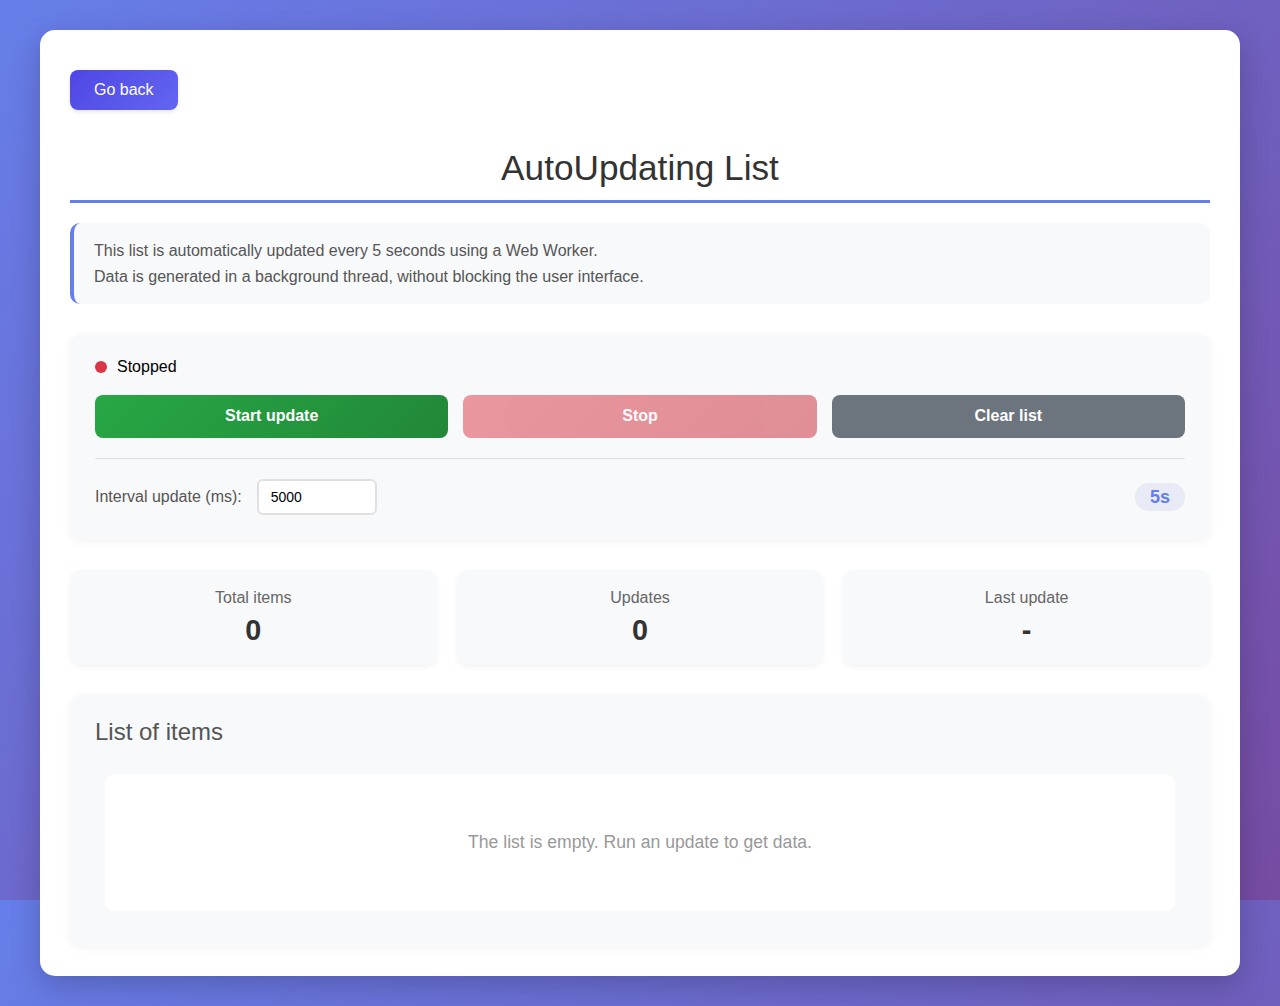
<file: pages/autoUpdatingList.html>
<!doctype html>
<html lang="en">

<head>
  <meta charset="UTF-8" />
  <meta http-equiv="X-UA-Compatible" content="IE=edge" />
  <meta name="viewport" content="width=device-width, initial-scale=1.0" />
  <title>AutoUpdating List</title>
  <link rel="stylesheet" href="../styles/autoUpdatingList.css" />
</head>

<body>
  <div class="container">
    <div class="navigation">
      <a href="../index.html" class="back-btn">Go back</a>
    </div>
    <h1>AutoUpdating List</h1>
    <div class="description">
      <p>This list is automatically updated every 5 seconds using a Web Worker.</p>
      <p>Data is generated in a background thread, without blocking the user interface.</p>
    </div>

    <!-- Control Panel -->
    <div class="control-panel">
      <div class="status-indicator">
        <span class="status-dot" id="statusDot"></span>
        <span id="statusText">Stopped</span>
      </div>

      <div class="control-buttons">
        <button id="startBtn" class="btn btn-success">Start update</button>
        <button id="stopBtn" class="btn btn-danger" disabled>Stop</button>
        <button id="clearBtn" class="btn btn-secondary">Clear list</button>
      </div>

      <div class="settings">
        <label for="intervalInput">Interval update (ms):</label>
        <input type="number" id="intervalInput" min="1000" max="30000" value="5000" step="1000">
        <span id="countdown" class="countdown">5s</span>
      </div>
    </div>

    <!-- Statistics -->
    <div class="stats">
      <div class="stat-card">
        <h3>Total items</h3>
        <p id="totalItems">0</p>
      </div>
      <div class="stat-card">
        <h3>Updates</h3>
        <p id="updateCount">0</p>
      </div>
      <div class="stat-card">
        <h3>Last update</h3>
        <p id="lastUpdate">-</p>
      </div>
    </div>

    <!-- List container -->
    <div class="list-container">
      <h2>List of items</h2>
      <div id="itemsList" class="items-list">
        <p class="placeholder">List is empty. Please run a refresh to get data.</p>
      </div>
    </div>
  </div>

  <!-- List item template -->
  <template id="itemTemplate">
    <div class="item-card">
      <div class="item-header">
        <span class="item-id"></span>
        <span class="item-category"></span>
      </div>
      <div class="item-name"></div>
      <div class="item-description"></div>
      <div class="item-footer">
        <span class="item-price"></span>
        <span class="item-date"></span>
      </div>
    </div>
  </template>
  </div>

  <script src="../scripts/AutoUpdatingListModule.js" type="module"></script>
</body>

</html>
</file>
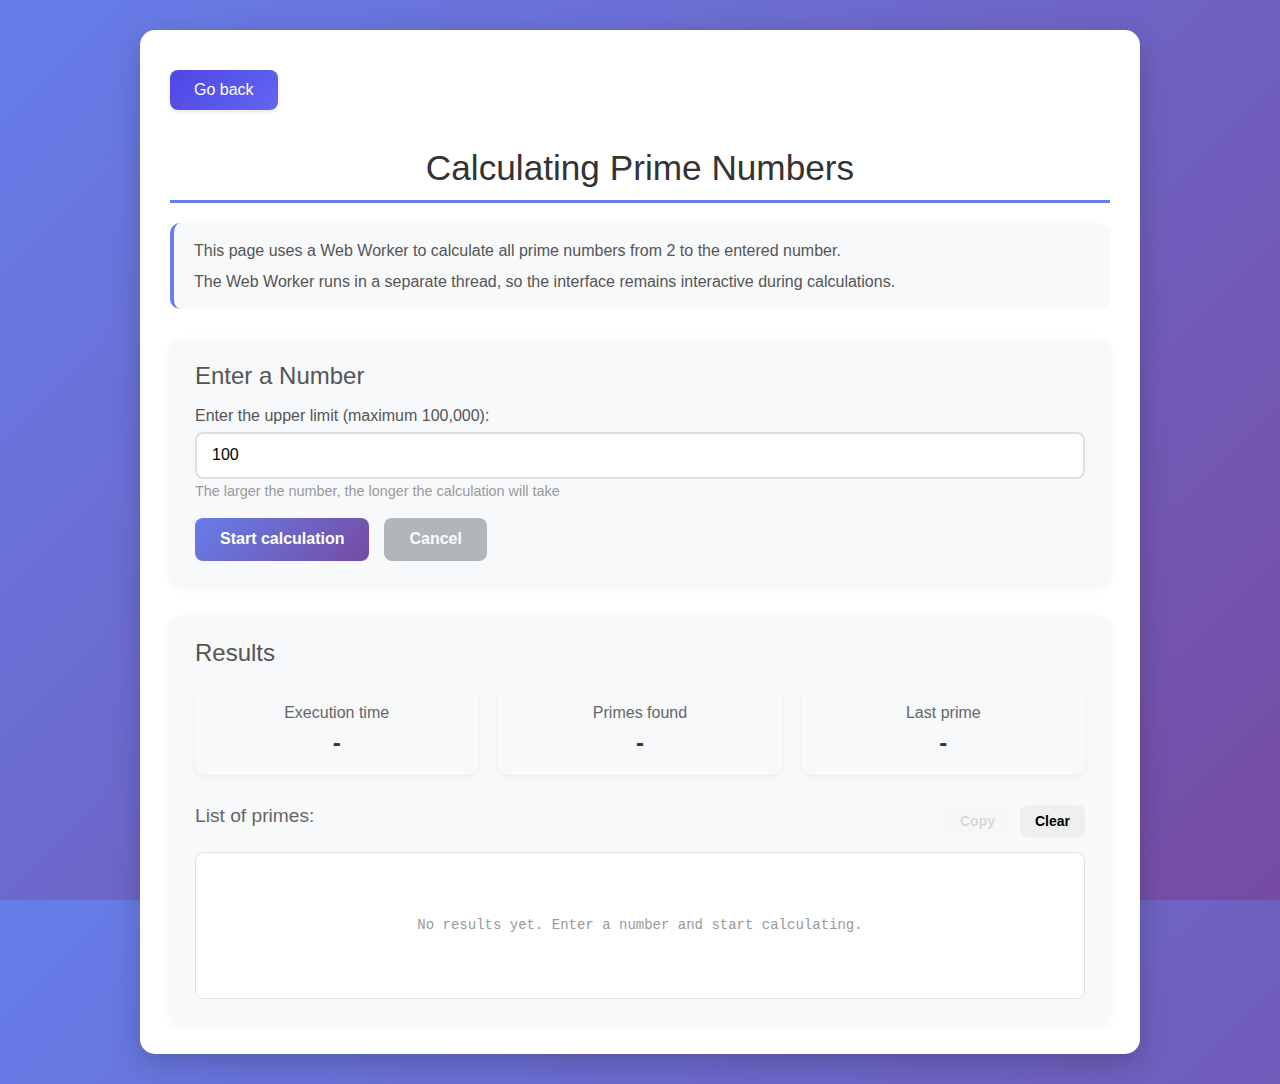
<file: pages/calculator.html>
<!DOCTYPE html>
<html lang="en">

<head>
  <meta charset="UTF-8" />
  <meta http-equiv="X-UA-Compatible" content="IE=edge" />
    <meta name="viewport" content="width=device-width, initial-scale=1.0" />
  <title>Calculating Prime Numbers</title>
  <link rel="stylesheet" href="../styles/calculator.css">
</head>

<body>
  <div class="container">
    <div class="navigation">
      <a href="../index.html" class="back-btn">Go back</a>
    </div>
    <h1>Calculating Prime Numbers</h1>

    <div class="description">
      <p>This page uses a Web Worker to calculate all prime numbers from 2 to the entered number.</p>
      <p>The Web Worker runs in a separate thread, so the interface remains interactive during calculations.</p>
    </div>

    <!-- Number Input Form -->
    <div class="form-container">
      <h2>Enter a Number</h2>
      <form id="primeForm">
        <div class="form-group">
          <label for="numberInput">Enter the upper limit (maximum 100,000):</label>
          <input type="number" id="numberInput" name="number" min="2" max="100000" value="100" required>
          <small>The larger the number, the longer the calculation will take</small>
        </div>

        <div class="form-buttons">
          <button type="submit" id="startBtn" class="btn btn-primary">Start calculation</button>
          <button type="button" id="cancelBtn" class="btn btn-secondary" disabled>Cancel</button>
        </div>
      </form>
    </div>

    <!-- Loading Indicator -->
    <div id="loadingIndicator" class="loading-indicator hidden">
      <div class="spinner"></div>
      <p>Calculating prime numbers... <span id="progress">0%</span></p>
      <div class="progress-bar">
        <div id="progressBar" class="progress-bar-fill"></div>
      </div>
    </div>

    <!-- Results -->
    <div class="results-container">
      <h2>Results</h2>

      <div class="stats">
        <div class="stat-card">
          <h3>Execution time</h3>
          <p id="executionTime">-</p>
        </div>
        <div class="stat-card">
          <h3>Primes found</h3>
          <p id="primeCount">-</p>
        </div>
        <div class="stat-card">
          <h3>Last prime</h3>
          <p id="lastPrime">-</p>
        </div>
      </div>

      <div class="results-header">
        <h3>List of primes:</h3>
        <div class="results-controls">
          <button id="copyBtn" class="btn btn-small" disabled>Copy</button>
          <button id="clearBtn" class="btn btn-small">Clear</button>
        </div>
      </div>

      <div id="results" class="results">
        <p class="placeholder">No results yet. Enter a number and start calculating.</p>
      </div>
    </div>
  </div>

  <script src="../scripts/CalculatorModule.js" type="module"></script>
</body>

</html>
</file>
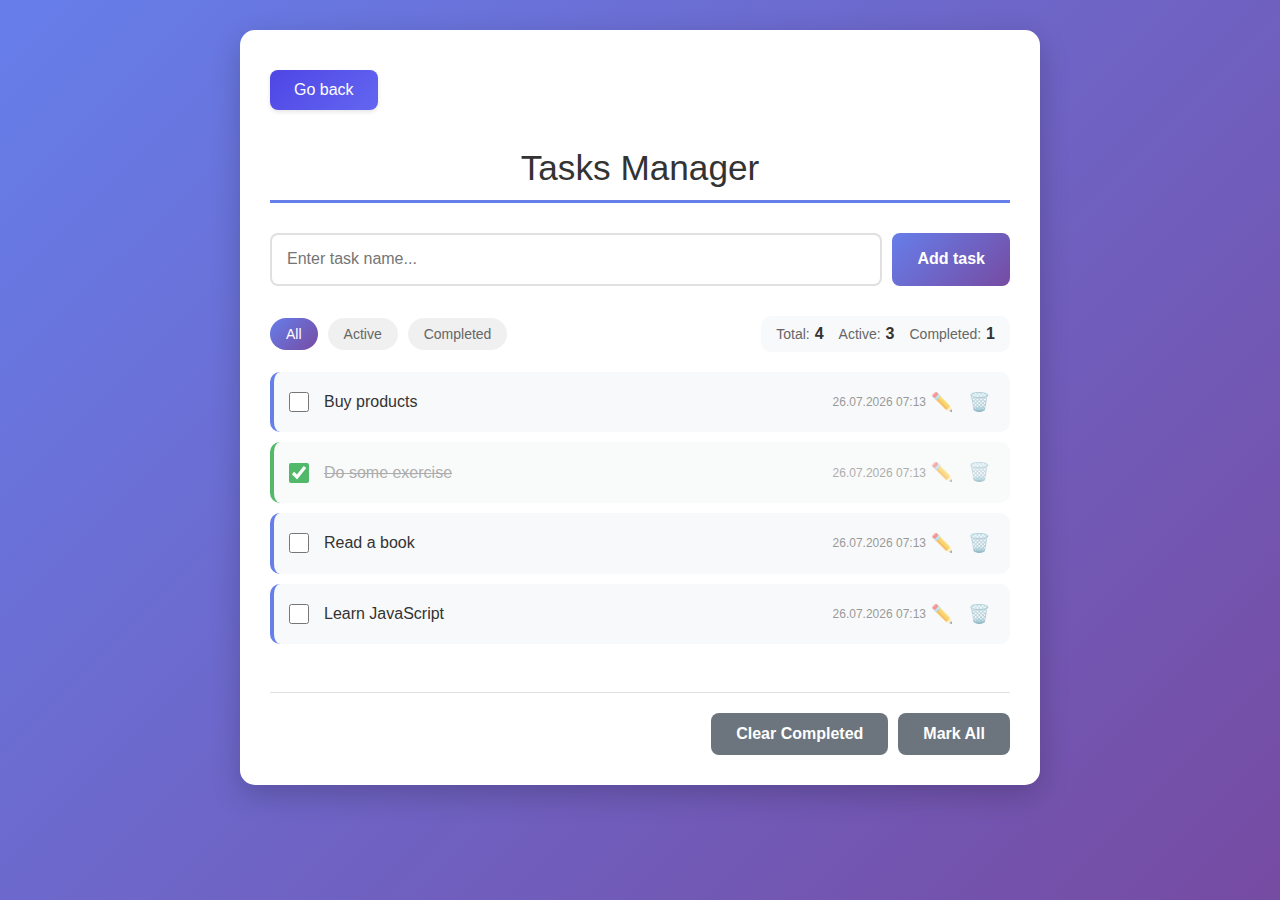
<file: pages/tasksManager.html>
<!doctype html>
<html lang="en">

<head>
  <meta charset="UTF-8" />
  <meta http-equiv="X-UA-Compatible" content="IE=edge" />
  <meta name="viewport" content="width=device-width, initial-scale=1.0" />
  <title>Tasks Manager</title>
  <link rel="stylesheet" href="../styles/tasksManager.css" />
</head>

<body>
  <div class="container">
    <div class="navigation">
      <a href="../index.html" class="back-btn">Go back</a>
    </div>
    <h1>Tasks Manager</h1>

    <!-- Form for adding a new task -->
    <div class="add-task-container">
      <form id="taskForm" class="task-form">
        <div class="form-group">
          <input type="text" id="taskInput" placeholder="Enter task name..." required autocomplete="off">
          <button type="submit" class="btn btn-primary" id="addTaskBtn">
            Add task
          </button>
        </div>
      </form>
    </div>

    <!-- Filters and statistics -->
    <div class="tasks-header">
      <div class="filters">
        <button class="filter-btn active" data-filter="all">All</button>
        <button class="filter-btn" data-filter="active">Active</button>
        <button class="filter-btn" data-filter="completed">Completed</button>
      </div>

      <div class="tasks-stats">
        <div class="stat-item">
          <span class="stat-label">Total:</span>
          <span class="stat-value" id="totalCount">0</span>
        </div>
        <div class="stat-item">
          <span class="stat-label">Active:</span>
          <span class="stat-value" id="activeCount">0</span>
        </div>
        <div class="stat-item">
          <span class="stat-label">Completed:</span>
          <span class="stat-value" id="completedCount">0</span>
        </div>
      </div>

    </div>

    <!-- Container for task list -->
    <div class="tasks-container">
      <div id="tasksList" class="tasks-list">
        <!-- Tasks will be added here -->
      </div>

      <!-- Empty list message -->
      <div id="emptyMessage" class="empty-message hidden">
        <p>You have no tasks!</p>
        <p>Add a new task to get started</p>
      </div>
    </div>

    <!-- Bottom control bar -->
    <div class="tasks-footer">
      <button class="btn btn-secondary" id="clearCompletedBtn">
        Clear Completed
      </button>
      <button class="btn btn-secondary" id="markAllBtn">
        Mark All
      </button>
    </div>

  </div>

  <!-- Task Template -->
  <template id="taskTemplate">
    <div class="task-item">
      <div class="task-content">
        <input type="checkbox" class="task-checkbox">
        <span class="task-text"></span>
        <span class="task-date"></span>
      </div>
      <div class="task-actions">
        <button class="task-btn edit-btn" title="Edit">✏️</button>
        <button class="task-btn delete-btn" title="Delete">🗑️</button>
      </div>
    </div>
  </template>

  <!-- Modal edit window -->
  <div id="editModal" class="modal hidden">
    <div class="modal-content">
      <h2>Edit task</h2>
      <input type="text" id="editInput" class="edit-input" placeholder="Enter a new name...">
      <div class="modal-buttons">
        <button class="btn btn-primary" id="saveEditBtn">Save</button>
        <button class="btn btn-secondary" id="cancelEditBtn">Cancel</button>
      </div>
    </div>
    <script src="../scripts/TasksManagerModule.js" type="module"></script>
</body>

</html>
</file>
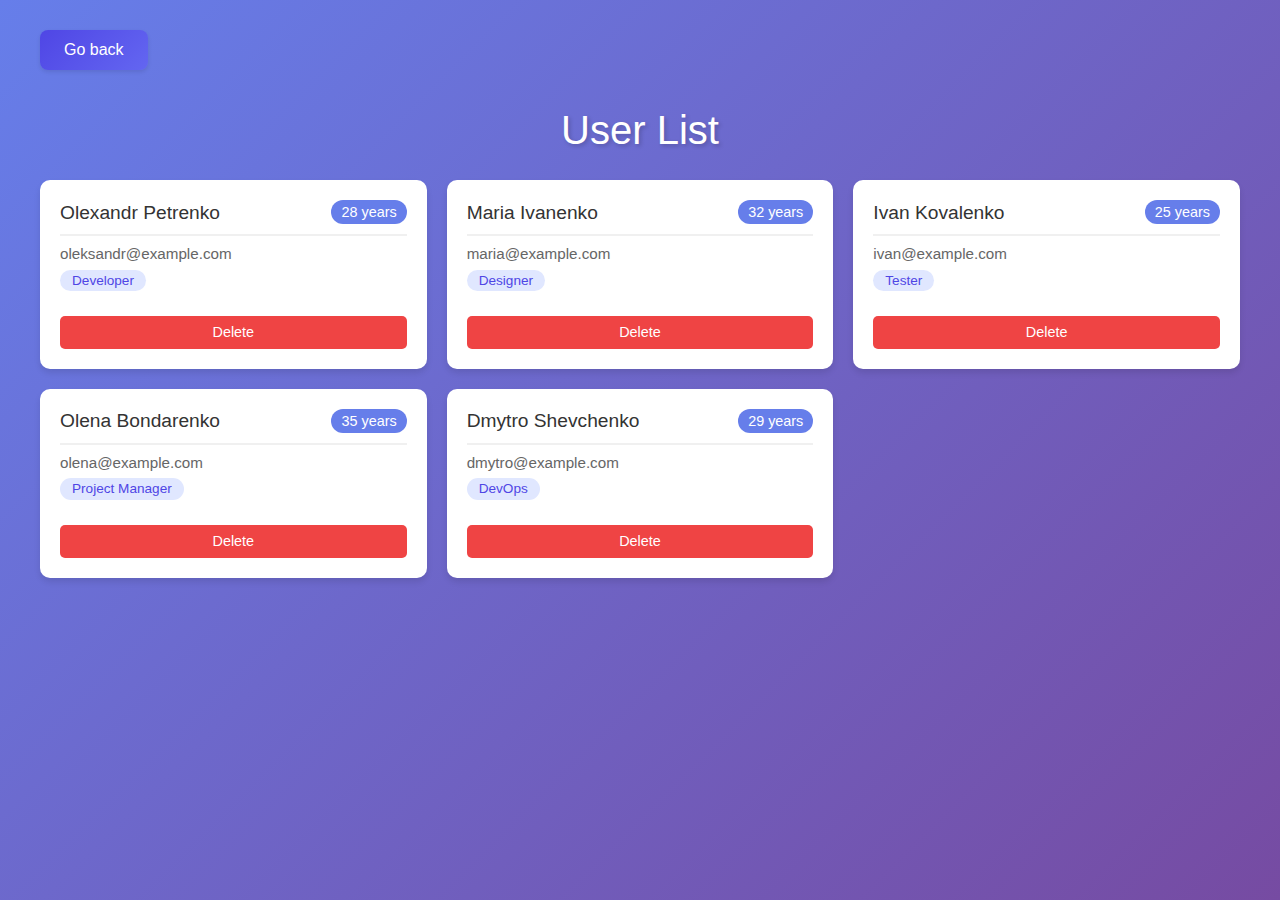
<file: pages/userList.html>
<!doctype html>
<html lang="en">

<head>
  <meta charset="UTF-8" />
  <meta http-equiv="X-UA-Compatible" content="IE=edge" />
  <meta name="viewport" content="width=device-width, initial-scale=1.0" />
  <title>User List</title>
  <link rel="stylesheet" href="../styles/userList.css" />
</head>

<body>
  <div class="container">
    <div class="navigation">
            <a href="../index.html" class="back-btn">Go back</a>
        </div>
    <h1>User List</h1>

    <!-- User List Container -->
    <div id="user-list" class="user-list"></div>
  </div>

  <!-- User Card Template -->
  <template id="user-template">
    <div class="user-card">
      <div class="user-header">
        <h2 class="user-name"></h2>
        <span class="user-age"></span>
      </div>
      <div class="user-email"></div>
      <div class="user-role"></div>
      <button class="delete-btn">Delete</button>
      <div class="user-details hidden">
        <h3>Detailed information:</h3>
        <p class="user-phone"></p>
        <p class="user-address"></p>
        <p class="user-company"></p>
      </div>
    </div>
  </template>

  <script src="../scripts/UserListModule.js" type="module"></script>
</body>

</html>
</file>
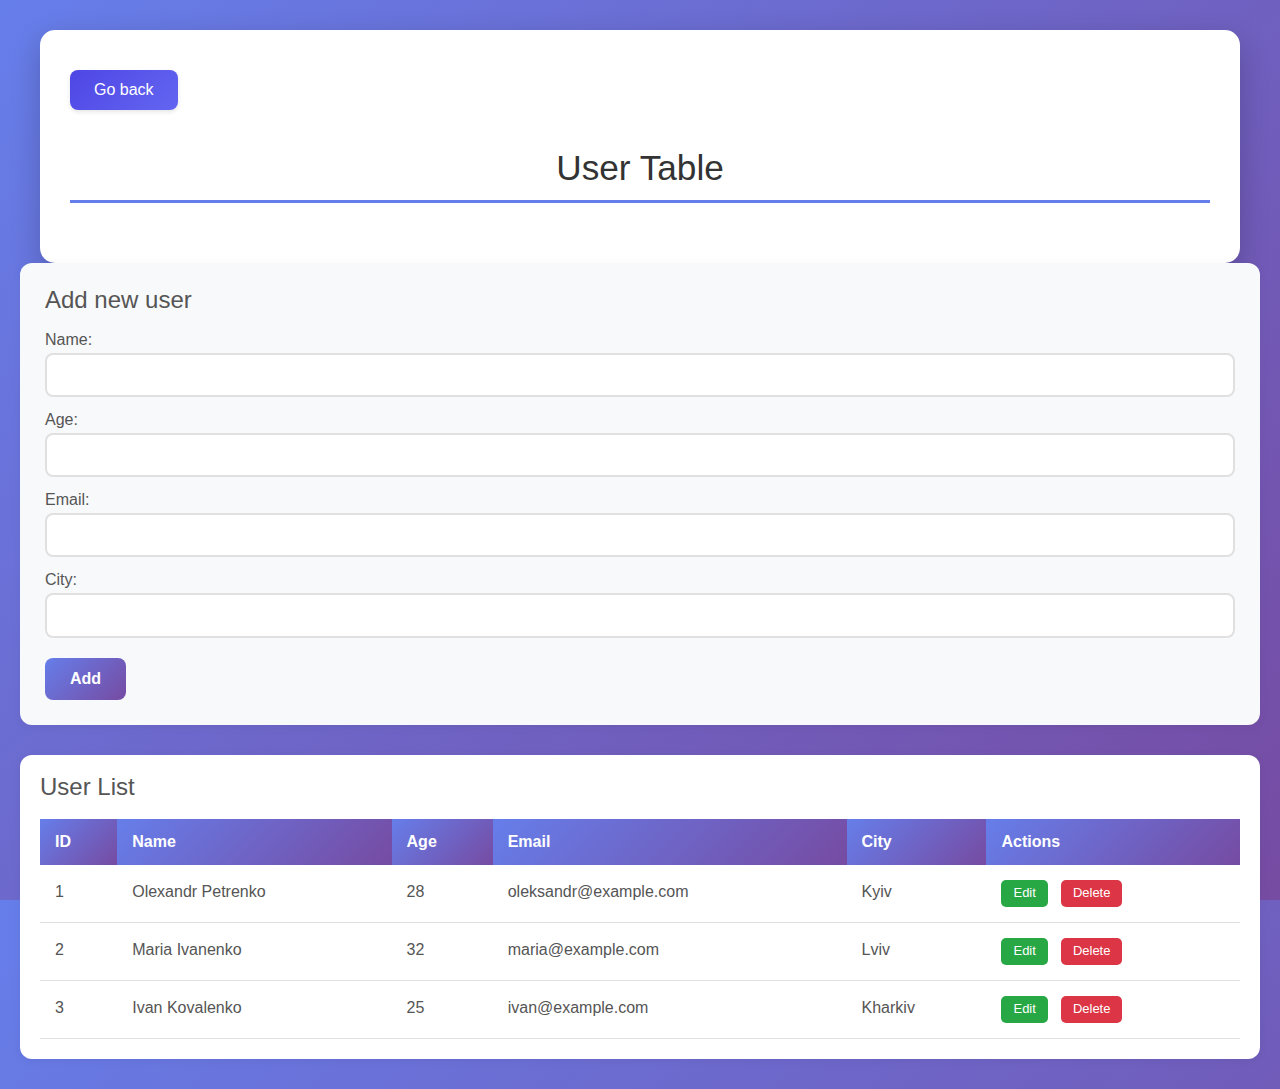
<file: pages/usersDataBase.html>
<!doctype html>
<html lang="en">

<head>
  <meta charset="UTF-8" />
  <meta http-equiv="X-UA-Compatible" content="IE=edge" />
  <meta name="viewport" content="width=device-width, initial-scale=1.0" />
  <title>User DataBase</title>
  <link rel="stylesheet" href="../styles/usersDataBase.css" />
</head>

<body>
  <div class="container">
    <div class="navigation">
      <a href="../index.html" class="back-btn">Go back</a>
    </div>
    <h1>User Table</h1>
  </div>

  <!-- Add/Edit User Form -->
  <div class="form-container">
    <h2 id="form-title">Add New User</h2>
    <form id="userForm">
      <div class="form-group">
        <label for="name">Name:</label>
        <input type="text" id="name" name="name" required>
      </div>

      <div class="form-group">
        <label for="age">Age:</label>
        <input type="number" id="age" name="age" min="1" max="120" required>
      </div>

      <div class="form-group">
        <label for="email">Email:</label>
        <input type="email" id="email" name="email" required>
      </div>

      <div class="form-group">
        <label for="city">City:</label>
        <input type="text" id="city" name="city" required>
      </div>

      <div class="form-buttons">
        <button type="submit" id="submitBtn" class="btn btn-primary">Add</button>
        <button type="button" id="cancelBtn" class="btn btn-secondary hidden">Cancel</button>
      </div>
    </form>
  </div>

  <!-- User Table -->
  <div class="table-container">
    <h2>User List</h2>
    <table id="userTable">
      <thead>
        <tr>
          <th>ID</th>
          <th>Name</th>
          <th>Age</th>
          <th>Email</th>
          <th>City</th>
          <th>Actions</th>
        </tr>
      </thead>
      <tbody id="userTableBody">
        <!-- Data will be inserted via JavaScript -->
      </tbody>
    </table>
    <div id="emptyTableMessage" class="empty-message">The table is empty. Add the first user!</div>
  </div>
  </div>

  <!-- Table row template -->
  <template id="userRowTemplate">
    <tr class="user-row">
      <td class="user-id"></td>
      <td class="user-name"></td>
      <td class="user-age"></td>
      <td class="user-email"></td>
      <td class="user-city"></td>
      <td class="actions">
        <button class="btn-edit">Edit</button>
        <button class="btn-delete">Delete</button>
      </td>
    </tr>
  </template>
  <script src="../scripts/UsersDataBaseModule.js" type="module"></script>
</body>

</html>
</file>
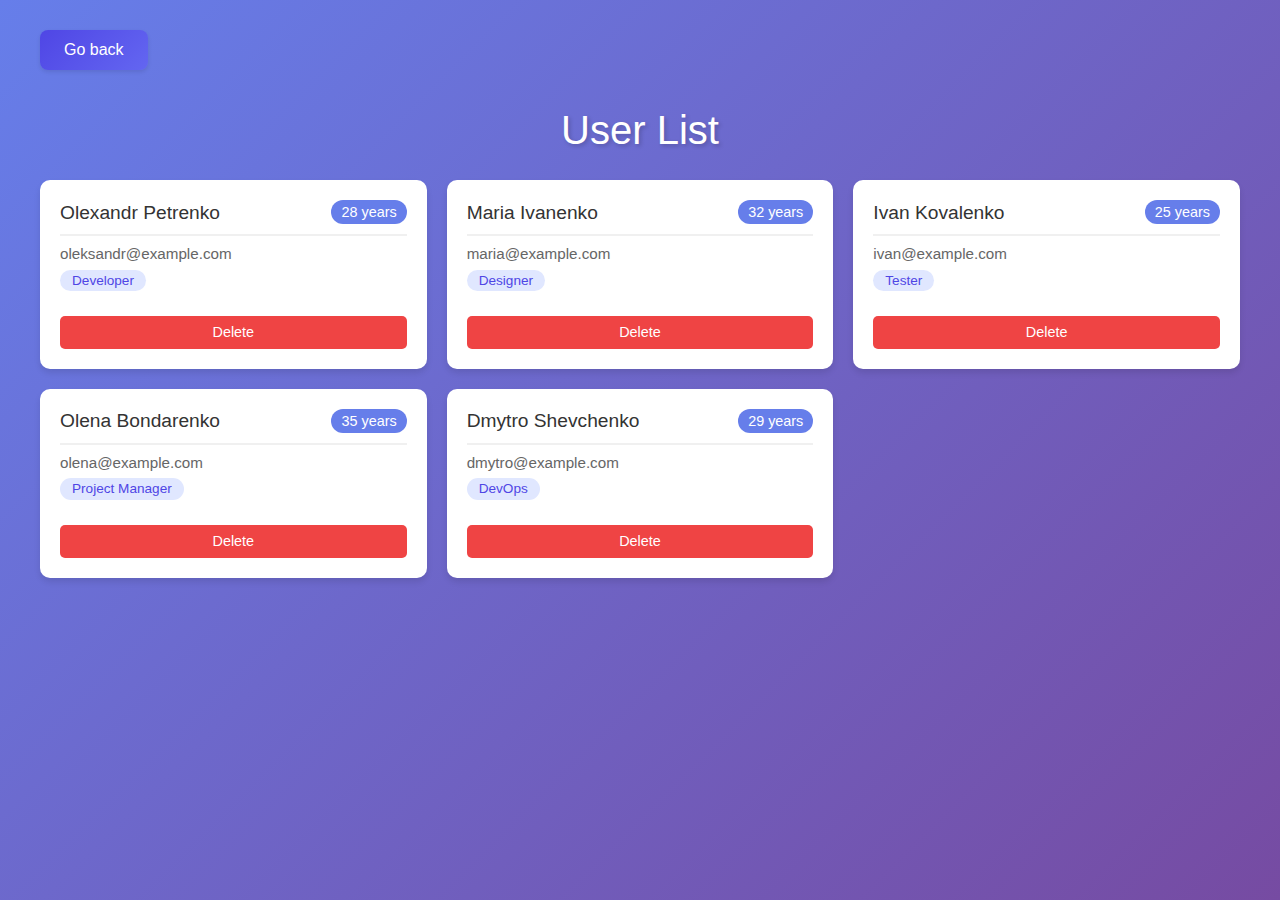
<file: pages/usersList.html>
<!doctype html>
<html lang="en">

<head>
  <meta charset="UTF-8" />
  <meta http-equiv="X-UA-Compatible" content="IE=edge" />
  <meta name="viewport" content="width=device-width, initial-scale=1.0" />
  <title>Users List</title>
  <link rel="stylesheet" href="../styles/usersList.css" />
</head>

<body>
  <div class="container">
    <div class="navigation">
            <a href="../index.html" class="back-btn">Go back</a>
        </div>
    <h1>User List</h1>

    <!-- User List Container -->
    <div id="user-list" class="user-list"></div>
  </div>

  <!-- User Card Template -->
  <template id="user-template">
    <div class="user-card">
      <div class="user-header">
        <h2 class="user-name"></h2>
        <span class="user-age"></span>
      </div>
      <div class="user-email"></div>
      <div class="user-role"></div>
      <button class="delete-btn">Delete</button>
      <div class="user-details hidden">
        <h3>Detailed information:</h3>
        <p class="user-phone"></p>
        <p class="user-address"></p>
        <p class="user-company"></p>
      </div>
    </div>
  </template>

  <script src="../scripts/UsersListModule.js" type="module"></script>
</body>

</html>
</file>
<file: styles/autoUpdatingList.css>
@import "reset.css";
@import "btnNavigation.css";

* {
  margin: 0;
  padding: 0;
  box-sizing: border-box;
}

body {
  font-family: 'Segoe UI', Tahoma, Geneva, Verdana, sans-serif;
  background: linear-gradient(135deg, #667eea 0%, #764ba2 100%);
  min-height: 100vh;
  padding: 30px 20px;
}

.container {
  max-width: 1200px;
  margin: 0 auto;
  background: white;
  border-radius: 15px;
  box-shadow: 0 10px 30px rgba(0, 0, 0, 0.2);
  padding: 30px;
}

h1 {
  color: #333;
  margin-bottom: 20px;
  text-align: center;
  font-size: 2.2em;
  border-bottom: 3px solid #667eea;
  padding-bottom: 15px;
}

h2 {
  color: #555;
  margin-bottom: 20px;
  font-size: 1.5em;
}

.description {
  background: #f8f9fa;
  padding: 15px 20px;
  border-radius: 10px;
  margin-bottom: 30px;
  border-left: 4px solid #667eea;
}

.description p {
  color: #555;
  line-height: 1.6;
}

/* Control panel */
.control-panel {
  background: #f8f9fa;
  padding: 25px;
  border-radius: 12px;
  margin-bottom: 30px;
  box-shadow: 0 2px 10px rgba(0, 0, 0, 0.05);
}

.status-indicator {
  display: flex;
  align-items: center;
  gap: 10px;
  margin-bottom: 20px;
}

.status-dot {
  width: 12px;
  height: 12px;
  border-radius: 50%;
  background: #dc3545;
  transition: background-color 0.3s;
}

.status-dot.active {
  background: #28a745;
  animation: pulse 2s infinite;
}

@keyframes pulse {
  0% {
    box-shadow: 0 0 0 0 rgba(40, 167, 69, 0.7);
  }

  70% {
    box-shadow: 0 0 0 10px rgba(40, 167, 69, 0);
  }

  100% {
    box-shadow: 0 0 0 0 rgba(40, 167, 69, 0);
  }
}

.control-buttons {
  display: flex;
  gap: 15px;
  margin-bottom: 20px;
  flex-wrap: wrap;
}

.btn {
  padding: 12px 25px;
  border: none;
  border-radius: 8px;
  font-size: 16px;
  font-weight: 600;
  cursor: pointer;
  transition: transform 0.3s, box-shadow 0.3s, opacity 0.3s;
  flex: 1;
  min-width: 150px;
}

.btn:hover:not(:disabled) {
  transform: translateY(-2px);
  box-shadow: 0 4px 8px rgba(0, 0, 0, 0.15);
}

.btn:disabled {
  opacity: 0.5;
  cursor: not-allowed;
}

.btn-success {
  background: linear-gradient(135deg, #28a745 0%, #218838 100%);
  color: white;
}

.btn-danger {
  background: linear-gradient(135deg, #dc3545 0%, #c82333 100%);
  color: white;
}

.btn-secondary {
  background: #6c757d;
  color: white;
}

.settings {
  display: flex;
  align-items: center;
  gap: 15px;
  flex-wrap: wrap;
  padding-top: 20px;
  border-top: 1px solid #e0e0e0;
}

.settings label {
  color: #555;
  font-weight: 500;
}

.settings input {
  padding: 8px 12px;
  border: 2px solid #e0e0e0;
  border-radius: 6px;
  width: 120px;
  font-size: 14px;
}

.settings input:focus {
  outline: none;
  border-color: #667eea;
}

.countdown {
  font-size: 18px;
  font-weight: 600;
  color: #667eea;
  background: #e8eaf6;
  padding: 5px 15px;
  border-radius: 20px;
  margin-left: auto;
}

/* Statistics */
.stats {
  display: grid;
  grid-template-columns: repeat(3, 1fr);
  gap: 20px;
  margin-bottom: 30px;
}

.stat-card {
  background: #f8f9fa;
  padding: 20px;
  border-radius: 10px;
  text-align: center;
  box-shadow: 0 2px 5px rgba(0, 0, 0, 0.05);
}

.stat-card h3 {
  color: #666;
  font-size: 1em;
  margin-bottom: 10px;
}

.stat-card p {
  color: #333;
  font-size: 1.8em;
  font-weight: 600;
  margin: 0;
}

/* List of elements */
.list-container {
  background: #f8f9fa;
  padding: 25px;
  border-radius: 12px;
  box-shadow: 0 2px 10px rgba(0, 0, 0, 0.05);
}

.items-list {
  display: grid;
  grid-template-columns: repeat(auto-fill, minmax(300px, 1fr));
  gap: 20px;
  max-height: 500px;
  overflow-y: auto;
  padding: 10px;
}

/* Element card */
.item-card {
  background: white;
  border-radius: 10px;
  padding: 15px;
  box-shadow: 0 2px 8px rgba(0, 0, 0, 0.05);
  transition: transform 0.3s, box-shadow 0.3s;
  border: 1px solid #e0e0e0;
}

.item-card:hover {
  transform: translateY(-3px);
  box-shadow: 0 4px 12px rgba(0, 0, 0, 0.1);
}

.item-header {
  display: flex;
  justify-content: space-between;
  align-items: center;
  margin-bottom: 10px;
  padding-bottom: 8px;
  border-bottom: 1px solid #f0f0f0;
}

.item-id {
  background: #667eea;
  color: white;
  padding: 4px 8px;
  border-radius: 15px;
  font-size: 12px;
  font-weight: 600;
}

.item-category {
  background: #e8f5e9;
  color: #2e7d32;
  padding: 4px 10px;
  border-radius: 15px;
  font-size: 12px;
  font-weight: 500;
}

.item-name {
  font-size: 16px;
  font-weight: 600;
  color: #333;
  margin-bottom: 8px;
}

.item-description {
  color: #666;
  font-size: 13px;
  margin-bottom: 12px;
  line-height: 1.4;
}

.item-footer {
  display: flex;
  justify-content: space-between;
  align-items: center;
  padding-top: 8px;
  border-top: 1px solid #f0f0f0;
}

.item-price {
  color: #28a745;
  font-weight: 600;
  font-size: 14px;
}

.item-date {
  color: #999;
  font-size: 12px;
}

.placeholder {
  grid-column: 1 / -1;
  text-align: center;
  padding: 60px 20px;
  color: #999;
  font-size: 1.1em;
  background: white;
  border-radius: 10px;
}

/* Animation for new elements */
@keyframes fadeIn {
  from {
    opacity: 0;
    transform: translateY(10px);
  }

  to {
    opacity: 1;
    transform: translateY(0);
  }
}

.item-card {
  animation: fadeIn 0.5s ease;
}

/* Adaptive design */
@media (max-width: 768px) {
  .container {
    padding: 20px;
  }

  h1 {
    font-size: 1.8em;
  }

  .stats {
    grid-template-columns: 1fr;
  }

  .control-buttons {
    flex-direction: column;
  }

  .btn {
    width: 100%;
  }

  .settings {
    flex-direction: column;
    align-items: stretch;
  }

  .settings input {
    width: 100%;
  }

  .countdown {
    margin-left: 0;
    text-align: center;
  }
}
</file>
<file: styles/calculator.css>
@import "reset.css";
@import "btnNavigation.css";

* {
  margin: 0;
  padding: 0;
  box-sizing: border-box;
}

body {
  font-family: 'Segoe UI', Tahoma, Geneva, Verdana, sans-serif;
  background: linear-gradient(135deg, #667eea 0%, #764ba2 100%);
  min-height: 100vh;
  padding: 30px 20px;
}

.container {
  max-width: 1000px;
  margin: 0 auto;
  background: white;
  border-radius: 15px;
  box-shadow: 0 10px 30px rgba(0, 0, 0, 0.2);
  padding: 30px;
}

h1 {
  color: #333;
  margin-bottom: 20px;
  text-align: center;
  font-size: 2.2em;
  border-bottom: 3px solid #667eea;
  padding-bottom: 15px;
}

h2 {
  color: #555;
  margin-bottom: 20px;
  font-size: 1.5em;
}

h3 {
  color: #666;
  margin-bottom: 10px;
  font-size: 1.2em;
}

.description {
  background: #f8f9fa;
  padding: 15px 20px;
  border-radius: 10px;
  margin-bottom: 30px;
  border-left: 4px solid #667eea;
}

.description p {
  color: #555;
  line-height: 1.6;
  margin-bottom: 5px;
}

.description p:last-child {
  margin-bottom: 0;
}

/* Form */
.form-container {
  background: #f8f9fa;
  padding: 25px;
  border-radius: 12px;
  margin-bottom: 30px;
  box-shadow: 0 2px 10px rgba(0, 0, 0, 0.05);
}

.form-group {
  margin-bottom: 15px;
}

.form-group label {
  display: block;
  margin-bottom: 8px;
  color: #555;
  font-weight: 500;
}

.form-group input {
  width: 100%;
  padding: 12px 15px;
  border: 2px solid #e0e0e0;
  border-radius: 8px;
  font-size: 16px;
  transition: border-color 0.3s, box-shadow 0.3s;
}

.form-group input:focus {
  outline: none;
  border-color: #667eea;
  box-shadow: 0 0 0 3px rgba(102, 126, 234, 0.1);
}

.form-group small {
  display: block;
  margin-top: 5px;
  color: #999;
  font-size: 0.9em;
}

.form-buttons {
  display: flex;
  gap: 15px;
  margin-top: 20px;
}

.btn {
  padding: 12px 25px;
  border: none;
  border-radius: 8px;
  font-size: 16px;
  font-weight: 600;
  cursor: pointer;
  transition: transform 0.3s, box-shadow 0.3s, opacity 0.3s;
}

.btn:hover:not(:disabled) {
  transform: translateY(-2px);
  box-shadow: 0 4px 8px rgba(0, 0, 0, 0.15);
}

.btn:disabled {
  opacity: 0.5;
  cursor: not-allowed;
}

.btn-primary {
  background: linear-gradient(135deg, #667eea 0%, #764ba2 100%);
  color: white;
}

.btn-secondary {
  background: #6c757d;
  color: white;
}

.btn-small {
  padding: 8px 15px;
  font-size: 14px;
}

/* Loading indicator */
.loading-indicator {
  text-align: center;
  padding: 30px;
  background: #f8f9fa;
  border-radius: 12px;
  margin-bottom: 30px;
}

.spinner {
  width: 50px;
  height: 50px;
  border: 4px solid #f3f3f3;
  border-top: 4px solid #667eea;
  border-radius: 50%;
  animation: spin 1s linear infinite;
  margin: 0 auto 20px;
}

@keyframes spin {
  0% {
    transform: rotate(0deg);
  }

  100% {
    transform: rotate(360deg);
  }
}

.progress-bar {
  width: 100%;
  height: 20px;
  background: #e0e0e0;
  border-radius: 10px;
  margin-top: 10px;
  overflow: hidden;
}

.progress-bar-fill {
  height: 100%;
  background: linear-gradient(90deg, #667eea, #764ba2);
  transition: width 0.3s ease;
  width: 0%;
}

/* Statics */
.stats {
  display: grid;
  grid-template-columns: repeat(3, 1fr);
  gap: 20px;
  margin-bottom: 30px;
}

.stat-card {
  background: #f8f9fa;
  padding: 20px;
  border-radius: 10px;
  text-align: center;
  box-shadow: 0 2px 5px rgba(0, 0, 0, 0.05);
}

.stat-card h3 {
  color: #666;
  font-size: 1em;
  margin-bottom: 10px;
}

.stat-card p {
  color: #333;
  font-size: 1.5em;
  font-weight: 600;
  margin: 0;
}

/* Results */
.results-container {
  background: #f8f9fa;
  padding: 25px;
  border-radius: 12px;
  box-shadow: 0 2px 10px rgba(0, 0, 0, 0.05);
}

.results-header {
  display: flex;
  justify-content: space-between;
  align-items: center;
  margin-bottom: 15px;
}

.results-controls {
  display: flex;
  gap: 10px;
}

.results {
  background: white;
  border: 1px solid #e0e0e0;
  border-radius: 8px;
  padding: 15px;
  max-height: 300px;
  overflow-y: auto;
  font-family: 'Courier New', monospace;
  font-size: 14px;
  line-height: 1.8;
}

.results p {
  margin: 5px 0;
  color: #555;
}

.results .placeholder {
  color: #999;
  text-align: center;
  padding: 40px 20px;
}

/* Styles for simple numbers */
.prime-number {
  display: inline-block;
  background: #e8f5e9;
  color: #2e7d32;
  padding: 2px 8px;
  margin: 2px;
  border-radius: 15px;
  font-size: 13px;
  border: 1px solid #a5d6a7;
}

.hidden {
  display: none;
}

/* Adaptive design */
@media (max-width: 768px) {
  .container {
    padding: 20px;
  }

  h1 {
    font-size: 1.8em;
  }

  .stats {
    grid-template-columns: 1fr;
  }

  .form-buttons {
    flex-direction: column;
  }

  .btn {
    width: 100%;
  }

  .results-header {
    flex-direction: column;
    gap: 10px;
  }
}
</file>
<file: styles/tasksManager.css>
@import "reset.css";
@import "btnNavigation.css";

* {
  margin: 0;
  padding: 0;
  box-sizing: border-box;
}

body {
  font-family: 'Segoe UI', Tahoma, Geneva, Verdana, sans-serif;
  background: linear-gradient(135deg, #667eea 0%, #764ba2 100%);
  min-height: 100vh;
  padding: 30px 20px;
}

.container {
  max-width: 800px;
  margin: 0 auto;
  background: white;
  border-radius: 15px;
  box-shadow: 0 10px 30px rgba(0, 0, 0, 0.2);
  padding: 30px;
}

h1 {
  color: #333;
  margin-bottom: 30px;
  text-align: center;
  font-size: 2.2em;
  border-bottom: 3px solid #667eea;
  padding-bottom: 15px;
}

/* Task addition form */
.add-task-container {
  margin-bottom: 30px;
}

.task-form .form-group {
  display: flex;
  gap: 10px;
}

#taskInput {
  flex: 1;
  padding: 15px;
  border: 2px solid #e0e0e0;
  border-radius: 8px;
  font-size: 16px;
  transition: border-color 0.3s, box-shadow 0.3s;
}

#taskInput:focus {
  outline: none;
  border-color: #667eea;
  box-shadow: 0 0 0 3px rgba(102, 126, 234, 0.1);
}

.btn {
  padding: 12px 25px;
  border: none;
  border-radius: 8px;
  font-size: 16px;
  font-weight: 600;
  cursor: pointer;
  transition: transform 0.3s, box-shadow 0.3s, background 0.3s;
}

.btn:hover {
  transform: translateY(-2px);
  box-shadow: 0 4px 8px rgba(0, 0, 0, 0.15);
}

.btn:active {
  transform: translateY(0);
}

.btn-primary {
  background: linear-gradient(135deg, #667eea 0%, #764ba2 100%);
  color: white;
}

.btn-secondary {
  background: #6c757d;
  color: white;
}

/* Header with filters */
.tasks-header {
  display: flex;
  justify-content: space-between;
  align-items: center;
  margin-bottom: 20px;
  flex-wrap: wrap;
  gap: 15px;
}

.filters {
  display: flex;
  gap: 10px;
  flex-wrap: wrap;
}

.filter-btn {
  padding: 8px 16px;
  border: none;
  border-radius: 20px;
  background: #f0f0f0;
  color: #666;
  cursor: pointer;
  font-size: 14px;
  font-weight: 500;
  transition: all 0.3s;
}

.filter-btn:hover {
  background: #e0e0e0;
  transform: translateY(-2px);
}

.filter-btn.active {
  background: linear-gradient(135deg, #667eea 0%, #764ba2 100%);
  color: white;
}

/* Statistics */
.tasks-stats {
  display: flex;
  gap: 15px;
  background: #f8f9fa;
  padding: 10px 15px;
  border-radius: 10px;
}

.stat-item {
  display: flex;
  align-items: center;
  gap: 5px;
}

.stat-label {
  color: #666;
  font-size: 14px;
}

.stat-value {
  font-weight: 600;
  color: #333;
  font-size: 16px;
}

/* List of tasks */
.tasks-container {
  min-height: 300px;
  margin-bottom: 20px;
}

.tasks-list {
  display: flex;
  flex-direction: column;
  gap: 10px;
}

/* Task card */
.task-item {
  display: flex;
  justify-content: space-between;
  align-items: center;
  padding: 15px;
  background: #f8f9fa;
  border-radius: 10px;
  border-left: 4px solid #667eea;
  transition: transform 0.3s, box-shadow 0.3s;
  animation: slideIn 0.3s ease;
}

@keyframes slideIn {
  from {
    opacity: 0;
    transform: translateY(-10px);
  }

  to {
    opacity: 1;
    transform: translateY(0);
  }
}

.task-item:hover {
  transform: translateX(5px);
  box-shadow: 0 2px 10px rgba(0, 0, 0, 0.1);
}

.task-item.completed {
  border-left-color: #28a745;
  opacity: 0.8;
}

.task-item.completed .task-text {
  text-decoration: line-through;
  color: #999;
}

.task-content {
  display: flex;
  align-items: center;
  gap: 15px;
  flex: 1;
}

.task-checkbox {
  width: 20px;
  height: 20px;
  cursor: pointer;
  accent-color: #28a745;
}

.task-text {
  font-size: 16px;
  color: #333;
  flex: 1;
  word-break: break-word;
}

.task-date {
  font-size: 12px;
  color: #999;
  white-space: nowrap;
}

.task-actions {
  display: flex;
  gap: 5px;
}

.task-btn {
  background: none;
  border: none;
  font-size: 18px;
  cursor: pointer;
  padding: 5px;
  border-radius: 5px;
  transition: background 0.3s, transform 0.3s;
  opacity: 0.6;
}

.task-btn:hover {
  opacity: 1;
  transform: scale(1.1);
}

.task-btn.edit-btn:hover {
  background: #e3f2fd;
}

.task-btn.delete-btn:hover {
  background: #ffebee;
}

/* Empty list */
.empty-message {
  text-align: center;
  padding: 60px 20px;
  background: #f8f9fa;
  border-radius: 10px;
  color: #999;
}

.empty-message p:first-child {
  font-size: 2em;
  margin-bottom: 10px;
}

.empty-message p:last-child {
  font-size: 1.1em;
}

/* Bottom panel */
.tasks-footer {
  display: flex;
  justify-content: flex-end;
  gap: 10px;
  margin-top: 20px;
  padding-top: 20px;
  border-top: 1px solid #e0e0e0;
}

/* Modal window */
.modal {
  position: fixed;
  top: 0;
  left: 0;
  width: 100%;
  height: 100%;
  background: rgba(0, 0, 0, 0.5);
  display: flex;
  justify-content: center;
  align-items: center;
  z-index: 1000;
  animation: fadeIn 0.3s easy;
}

@keyframes fadeIn {
  from {
    opacity: 0;
  }

  to {
    opacity: 1;
  }
}

.modal-content {
  background: white;
  padding: 30px;
  border-radius: 15px;
  width: 90%;
  max-width: 400px;
  animation: slideUp 0.3s ease;
}

@keyframes slideUp {
  from {
    opacity: 0;
    transform: translateY(20px);
  }

  to {
    opacity: 1;
    transform: translateY(0);
  }
}

.modal-content h2 {
  margin-bottom: 20px;
  color: #333;
}

.edit-input {
  width: 100%;
  padding: 12px;
  border: 2px solid #e0e0e0;
  border-radius: 8px;
  font-size: 16px;
  margin-bottom: 20px;
}

.edit-input:focus {
  outline: none;
  border-color: #667eea;
}

.modal-buttons {
  display: flex;
  gap: 10px;
  justify-content: flex-end;
}

/* Auxiliary classes */
.hidden {
  display: none;
}

/* Responsive design */
@media (max-width: 600px) {
  .container {
    padding: 20px;
  }

  h1 {
    font-size: 1.8em;
  }

  .task-form .form-group {
    flex-direction: column;
  }

  .tasks-header {
    flex-direction: column;
    align-items: stretch;
  }

  .filters {
    justify-content: center;
  }

  .tasks-stats {
    justify-content: center;
  }

  .task-item {
    flex-direction: column;
    gap: 10px;
  }

  .task-content {
    width: 100%;
    flex-wrap: wrap;
  }

  .task-date {
    width: 100%;
    margin-left: 35px;
  }

  .task-actions {
    width: 100%;
    justify-content: flex-end;
  }

  .tasks-footer {
    flex-direction: column;
  }

  .tasks-footer .btn {
    width: 100%;
  }
}
</file>
<file: styles/userList.css>
@import "reset.css";


* {
  margin: 0;
  padding: 0;
  box-sizing: border-box;
}

body {
  font-family: 'Segoe UI', Tahoma, Geneva, Verdana, sans-serif;
  background: linear-gradient(135deg, #667eea 0%, #764ba2 100%);
  min-height: 100vh;
  padding: 20px;
}

.container {
  max-width: 1200px;
  margin: 0 auto;
}

h1 {
  color: white;
  text-align: center;
  margin-bottom: 30px;
  font-size: 2.5em;
  text-shadow: 2px 2px 4px rgba(0, 0, 0, 0.2);
}

.user-list {
  display: grid;
  grid-template-columns: repeat(auto-fill, minmax(300px, 1fr));
  gap: 20px;
}

.user-card {
  background: white;
  border-radius: 10px;
  padding: 20px;
  box-shadow: 0 4px 6px rgba(0, 0, 0, 0.1);
  transition: transform 0.3s, box-shadow 0.3s;
  cursor: pointer;
}

.user-card:hover {
  transform: translateY(-5px);
  box-shadow: 0 6px 12px rgba(0, 0, 0, 0.15);
}

.user-header {
  display: flex;
  justify-content: space-between;
  align-items: center;
  margin-bottom: 10px;
  border-bottom: 2px solid #f0f0f0;
  padding-bottom: 10px;
}

.user-name {
  font-size: 1.2em;
  color: #333;
  margin: 0;
}

.user-age {
  background: #667eea;
  color: white;
  padding: 5px 10px;
  border-radius: 20px;
  font-size: 0.9em;
}

.user-email {
  color: #666;
  margin-bottom: 8px;
  font-size: 0.95em;
}

.user-role {
  display: inline-block;
  background: #e0e7ff;
  color: #4f46e5;
  padding: 4px 12px;
  border-radius: 20px;
  font-size: 0.85em;
  margin-bottom: 15px;
}

.delete-btn {
  background: #ef4444;
  color: white;
  border: none;
  padding: 8px 16px;
  border-radius: 5px;
  cursor: pointer;
  font-size: 0.9em;
  transition: background 0.3s;
  width: 100%;
  margin-top: 10px;
}

.delete-btn:hover {
  background: #dc2626;
}

.user-details {
  margin-top: 15px;
  padding-top: 15px;
  border-top: 1px solid #e5e7eb;
}

.user-details h3 {
  color: #333;
  font-size: 1em;
  margin-bottom: 8px;
}

.user-details p {
  color: #666;
  font-size: 0.9em;
  margin-bottom: 4px;
}

.hidden {
  display: none;
}

@media (max-width: 768px) {
  .user-list {
    grid-template-columns: 1fr;
  }

  h1 {
    font-size: 2em;
  }
}


.navigation {
  margin-bottom: 30px;
  padding: 10px 0;
}

.back-btn {
  display: inline-block;
  padding: 12px 24px;
  background: linear-gradient(135deg, #4f46e5 0%, #6366f1 100%);
  color: white;
  text-decoration: none;
  border-radius: 8px;
  font-weight: 500;
  transition: transform 0.3s, box-shadow 0.3s;
  box-shadow: 0 2px 4px rgba(0, 0, 0, 0.1);
}

.back-btn:hover {
  transform: translateX(-5px);
  box-shadow: 0 4px 8px rgba(0, 0, 0, 0.2);
}

.nav-btn {
  display: inline-block;
  padding: 15px 30px;
  background: linear-gradient(135deg, #667eea 0%, #764ba2 100%);
  color: white;
  text-decoration: none;
  border-radius: 10px;
  font-size: 1.2em;
  font-weight: 600;
  transition: transform 0.3s, box-shadow 0.3s;
  box-shadow: 0 4px 6px rgba(0, 0, 0, 0.1);
  margin-top: 20px;
}

.nav-btn:hover {
  transform: scale(1.05);
  box-shadow: 0 6px 12px rgba(0, 0, 0, 0.15);
}


@media (max-width: 768px) {

  .back-btn,
  .nav-btn {
    padding: 10px 20px;
    font-size: 1em;
  }
}
</file>
<file: styles/usersDataBase.css>
@import "reset.css";
@import "btnNavigation.css";

* {
  margin: 0;
  padding: 0;
  box-sizing: border-box;
}

body {
  font-family: "Segoe UI", Tahoma, Geneva, Verdana, sans-serif;
  background: linear-gradient(135deg, #667eea 0%, #764ba2 100%);
  min-height: 100vh;
  padding: 30px 20px;
}

.container {
  max-width: 1200px;
  margin: 0 auto;
  background: white;
  border-radius: 15px;
  box-shadow: 0 10px 30px rgba(0, 0, 0, 0.2);
  padding: 30px;
}

h1 {
  color: #333;
  margin-bottom: 30px;
  text-align: center;
  font-size: 2.2em;
  border-bottom: 3px solid #667eea;
  padding-bottom: 15px;
}

h2 {
  color: #555;
  margin-bottom: 20px;
  font-size: 1.5em;
}

/* Form */
.form-container {
  background: #f8f9fa;
  padding: 25px;
  border-radius: 12px;
  margin-bottom: 30px;
  box-shadow: 0 2px 10px rgba(0, 0, 0, 0.05);
}

.form-group {
  margin-bottom: 15px;
}

.form-group label {
  display: block;
  margin-bottom: 5px;
  color: #555;
  font-weight: 500;
}

.form-group input {
  width: 100%;
  padding: 12px 15px;
  border: 2px solid #e0e0e0;
  border-radius: 8px;
  font-size: 14px;
  transition:
    border-color 0.3s,
    box-shadow 0.3s;
}

.form-group input:focus {
  outline: none;
  border-color: #667eea;
  box-shadow: 0 0 0 3px rgba(102, 126, 234, 0.1);
}

.form-buttons {
  display: flex;
  gap: 15px;
  margin-top: 20px;
}

.btn {
  padding: 12px 25px;
  border: none;
  border-radius: 8px;
  font-size: 16px;
  font-weight: 600;
  cursor: pointer;
  transition:
    transform 0.3s,
    box-shadow 0.3s;
}

.btn:hover {
  transform: translateY(-2px);
  box-shadow: 0 4px 8px rgba(0, 0, 0, 0.15);
}

.btn-primary {
  background: linear-gradient(135deg, #667eea 0%, #764ba2 100%);
  color: white;
}

.btn-secondary {
  background: #6c757d;
  color: white;
}

.btn-edit {
  background: #28a745;
  color: white;
  border: none;
  padding: 6px 12px;
  border-radius: 5px;
  cursor: pointer;
  margin-right: 5px;
  font-size: 13px;
  transition: background 0.3s;
}

.btn-edit:hover {
  background: #218838;
}

.btn-delete {
  background: #dc3545;
  color: white;
  border: none;
  padding: 6px 12px;
  border-radius: 5px;
  cursor: pointer;
  font-size: 13px;
  transition: background 0.3s;
}

.btn-delete:hover {
  background: #c82333;
}

/* Table */
.table-container {
  overflow-x: auto;
  background: white;
  border-radius: 12px;
  padding: 20px;
  box-shadow: 0 2px 10px rgba(0, 0, 0, 0.05);
}

table {
  width: 100%;
  border-collapse: collapse;
  margin-top: 10px;
}

th {
  background: linear-gradient(135deg, #667eea 0%, #764ba2 100%);
  color: white;
  padding: 15px;
  text-align: left;
  font-weight: 600;
}

td {
  padding: 15px;
  border-bottom: 1px solid #e0e0e0;
  color: #555;
}

tr:hover {
  background-color: #f8f9fa;
}

.actions {
  display: flex;
  gap: 8px;
  flex-wrap: wrap;
}

/* Empty table */
.empty-message {
  text-align: center;
  padding: 40px;
  color: #999;
  font-size: 1.2em;
  background: #f8f9fa;
  border-radius: 8px;
  margin-top: 20px;
}

.hidden {
  display: none;
}

/* Adaptive design */
@media (max-width: 768px) {
  .container {
    padding: 15px;
  }

  h1 {
    font-size: 1.8em;
  }

  .form-buttons {
    flex-direction: column;
  }

  .btn {
    width: 100%;
  }

  td,
  th {
    padding: 10px;
  }

  .actions {
    flex-direction: column;
  }

  .btn-edit,
  .btn-delete {
    width: 100%;
    margin: 2px 0;
  }
}
</file>
<file: styles/usersList.css>
@import "reset.css";
@import "btnNavigation.css";

* {
  margin: 0;
  padding: 0;
  box-sizing: border-box;
}

body {
  font-family: 'Segoe UI', Tahoma, Geneva, Verdana, sans-serif;
  background: linear-gradient(135deg, #667eea 0%, #764ba2 100%);
  min-height: 100vh;
  padding: 20px;
}

.container {
  max-width: 1200px;
  margin: 0 auto;
}

h1 {
  color: white;
  text-align: center;
  margin-bottom: 30px;
  font-size: 2.5em;
  text-shadow: 2px 2px 4px rgba(0, 0, 0, 0.2);
}

.user-list {
  display: grid;
  grid-template-columns: repeat(auto-fill, minmax(300px, 1fr));
  gap: 20px;
}

.user-card {
  background: white;
  border-radius: 10px;
  padding: 20px;
  box-shadow: 0 4px 6px rgba(0, 0, 0, 0.1);
  transition: transform 0.3s, box-shadow 0.3s;
  cursor: pointer;
}

.user-card:hover {
  transform: translateY(-5px);
  box-shadow: 0 6px 12px rgba(0, 0, 0, 0.15);
}

.user-header {
  display: flex;
  justify-content: space-between;
  align-items: center;
  margin-bottom: 10px;
  border-bottom: 2px solid #f0f0f0;
  padding-bottom: 10px;
}

.user-name {
  font-size: 1.2em;
  color: #333;
  margin: 0;
}

.user-age {
  background: #667eea;
  color: white;
  padding: 5px 10px;
  border-radius: 20px;
  font-size: 0.9em;
}

.user-email {
  color: #666;
  margin-bottom: 8px;
  font-size: 0.95em;
}

.user-role {
  display: inline-block;
  background: #e0e7ff;
  color: #4f46e5;
  padding: 4px 12px;
  border-radius: 20px;
  font-size: 0.85em;
  margin-bottom: 15px;
}

.delete-btn {
  background: #ef4444;
  color: white;
  border: none;
  padding: 8px 16px;
  border-radius: 5px;
  cursor: pointer;
  font-size: 0.9em;
  transition: background 0.3s;
  width: 100%;
  margin-top: 10px;
}

.delete-btn:hover {
  background: #dc2626;
}

.user-details {
  margin-top: 15px;
  padding-top: 15px;
  border-top: 1px solid #e5e7eb;
}

.user-details h3 {
  color: #333;
  font-size: 1em;
  margin-bottom: 8px;
}

.user-details p {
  color: #666;
  font-size: 0.9em;
  margin-bottom: 4px;
}

.hidden {
  display: none;
}

@media (max-width: 768px) {
  .user-list {
    grid-template-columns: 1fr;
  }

  h1 {
    font-size: 2em;
  }
}
</file>
